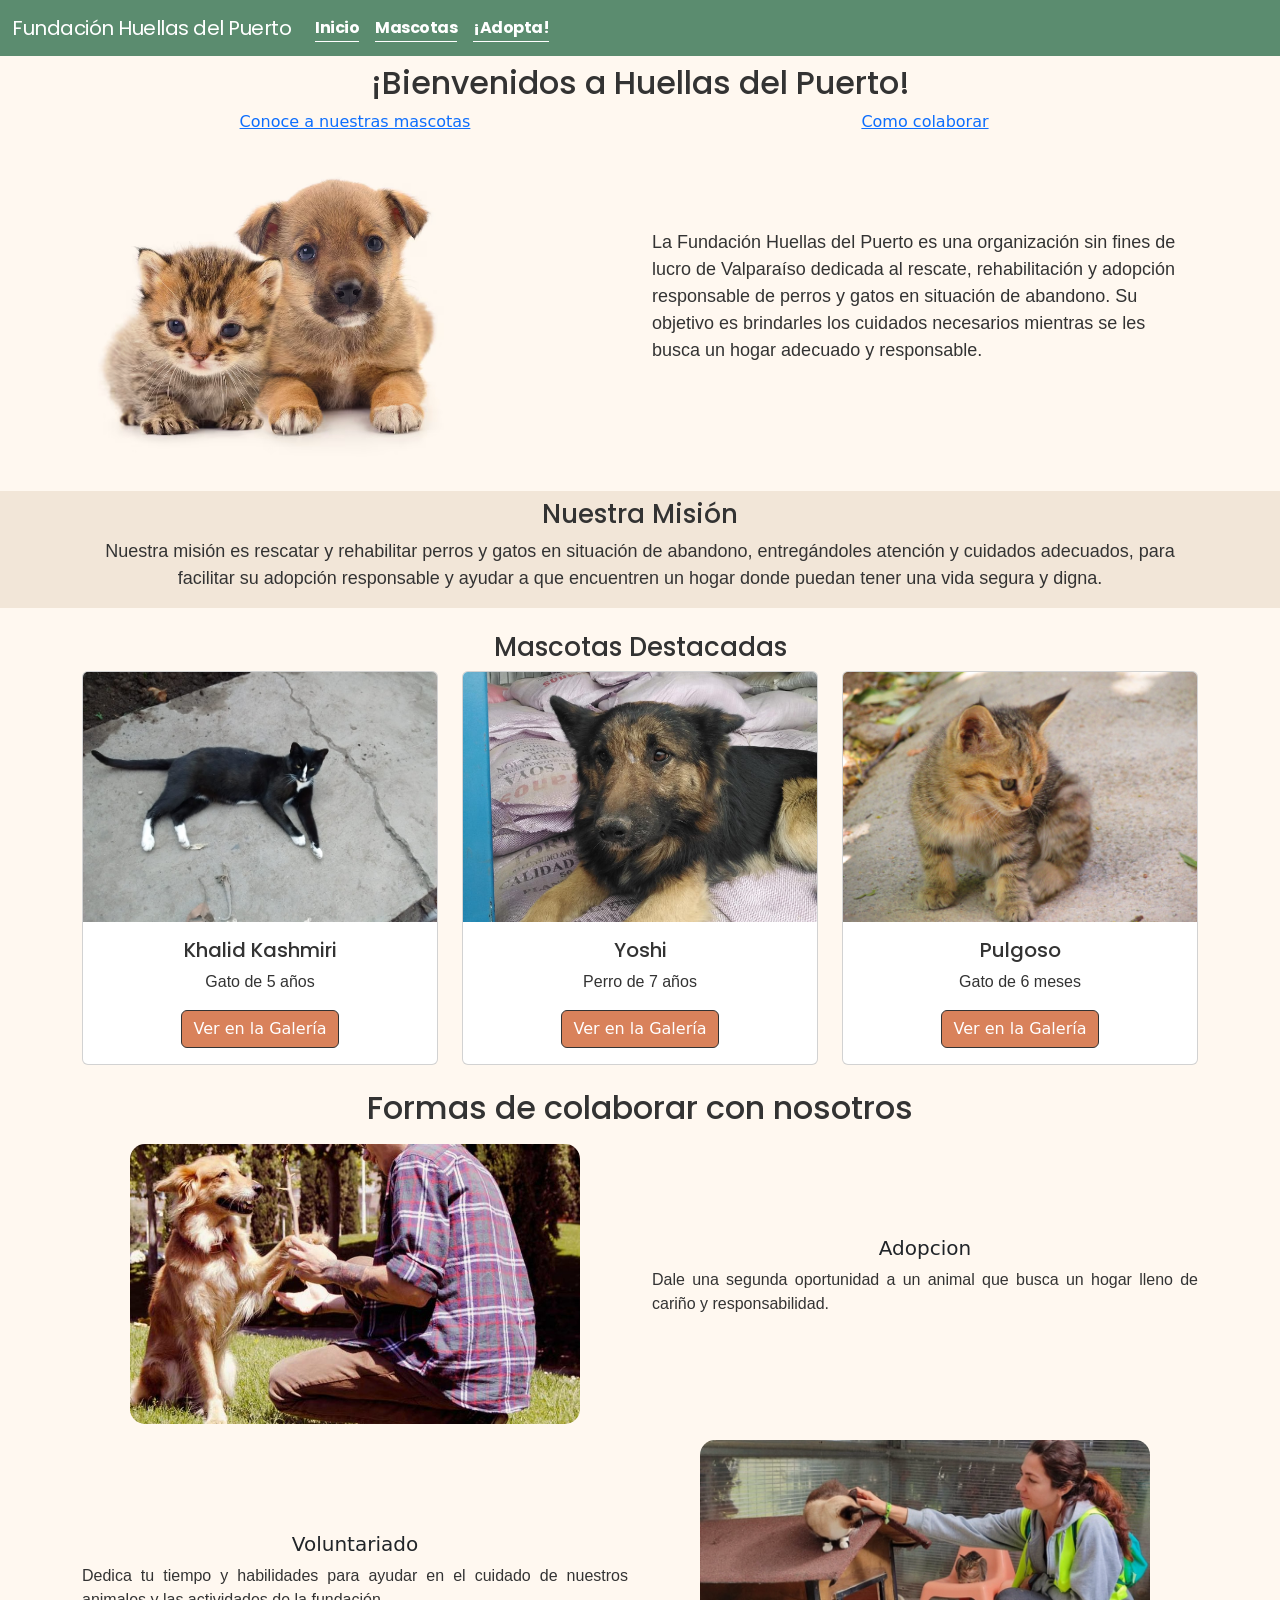
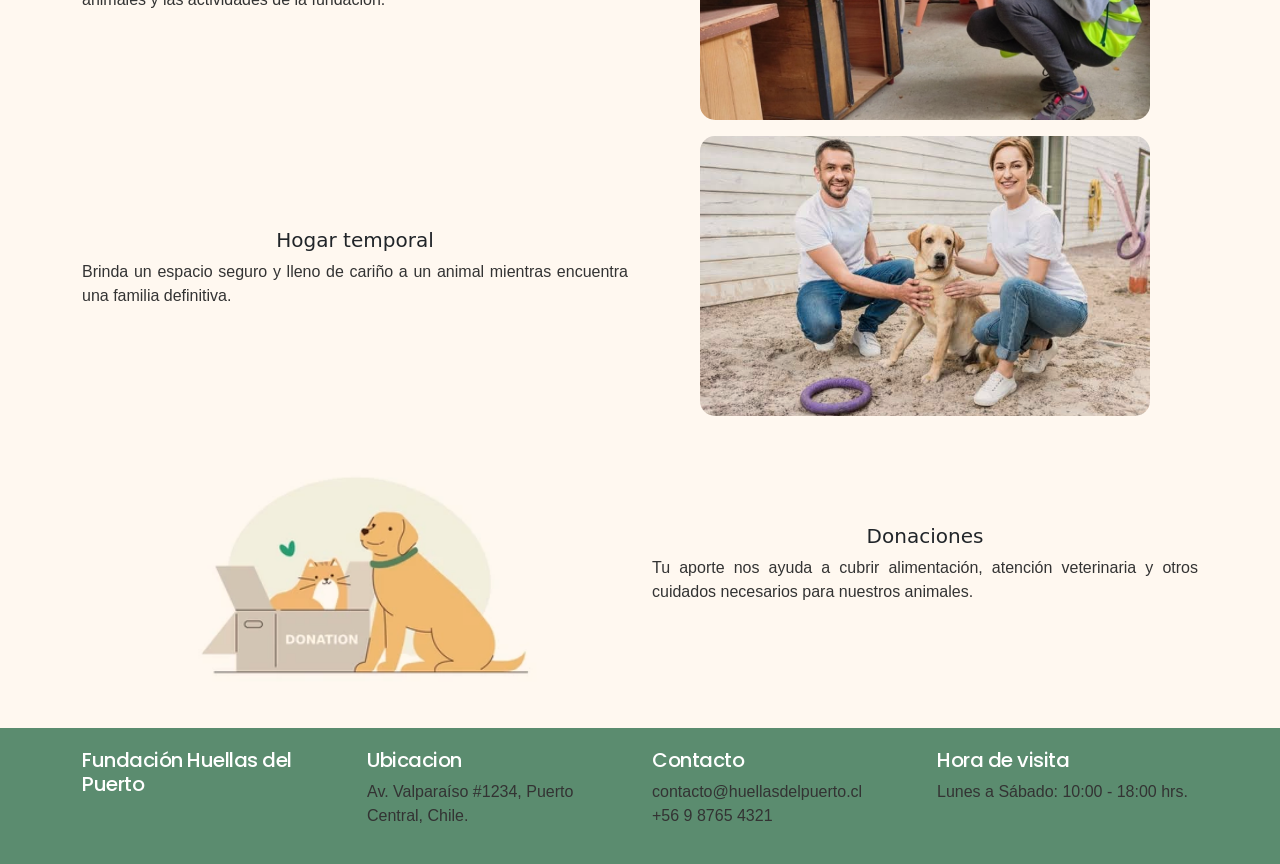
<file: html/index.html>
<!DOCTYPE html>
<html lang="en">
<head>
    <meta charset="UTF-8">
    <meta name="viewport" content="width=device-width, initial-scale=1.0">
    <link href="https://cdn.jsdelivr.net/npm/bootstrap@5.3.8/dist/css/bootstrap.min.css" rel="stylesheet" integrity="sha384-sRIl4kxILFvY47J16cr9ZwB07vP4J8+LH7qKQnuqkuIAvNWLzeN8tE5YBujZqJLB" crossorigin="anonymous">
    <link rel="stylesheet" href="../css/estilo_index.css">
    <link rel="preconnect" href="https://fonts.googleapis.com">
    <link rel="preconnect" href="https://fonts.gstatic.com" crossorigin>
    <link href="https://fonts.googleapis.com/css2?family=Poppins:wght@600;700&display=swap" rel="stylesheet">
    <title>Inicio</title>
</head>
<body>
    <!--Encabezado-->   
    <header>
        <!--Navegador-->
        <nav class="navbar navbar-expand-lg">
            <div class="container-fluid">
                <a class="navbar-brand" href="../html/index.html">Fundación Huellas del Puerto</a>
                <button class="navbar-toggler" type="button" data-bs-toggle="collapse" data-bs-target="#navbarNav" aria-controls="navbarNav" aria-expanded="false" aria-label="Toggle navigation">
                <span class="navbar-toggler-icon"></span>
                </button>
                <div class="collapse navbar-collapse" id="navbarNav">
                <ul class="navbar-nav">
                    <li class="nav-item">
                    <a class="nav-link active" aria-current="page" href="../html/index.html">Inicio</a>
                    </li>
                    <li class="nav-item">
                    <a class="nav-link active" href="../html/galeria.html">Mascotas</a>
                    </li>
                    <li class="nav-item">
                    <a class="nav-link active" href="../html/formulario.html">¡Adopta!</a>
                    </li>
                </ul>
                </div>
            </div>
        </nav>
    </header>

    <main>

        <!--Bienvenida-->
        <section class="bienvenida">
            <div class="container text-center my-2">
                <h2>
                    ¡Bienvenidos a Huellas del Puerto!
                </h2>
                <div class="row">
                    <div class="col-12 col-md-6"><!--Agregar en el css text center-->
                        <a class="enlaces" href="../html/galeria.html">Conoce a nuestras mascotas </a>
                    </div>
                    <div class="col-12 col-md-6"><!--Agregar en el css text center-->
                        <a class="enlaces" href="#colaborar">Como colaborar</a> 
                    </div>
                </div>
            </div>
        </section>

    <!--Descripción-->
        <section class="descripcion">
            <div class="container">
                <div class="row align-items-center">
                    <div class="col-12 col-md-6">
                        <img class="perro_y_gato" src="../img/pequeño_perro_y_gato.avif" alt="Imagen de perritos y gatos">
                    </div>
                    <div class="col-12 col-md-6">
                        <p>
                            La Fundación Huellas del Puerto es una organización sin fines de lucro de Valparaíso dedicada al rescate, rehabilitación y adopción responsable de perros y gatos en situación de abandono. Su objetivo es brindarles los cuidados necesarios mientras se les busca un hogar adecuado y responsable.
                        </p>
                    </div>
                </div>
            </div>
        </section>

    <!--Misión-->
        <section class="mision">
            <div class="container text-center my-4">
                <div class="row">
                    <div class="col-12">
                        <h3>
                            Nuestra Misión
                        </h3>
                        <p>
                            Nuestra misión es rescatar y rehabilitar perros y gatos en situación de abandono, entregándoles atención y cuidados adecuados, para facilitar su adopción responsable y ayudar a que encuentren un hogar donde puedan tener una vida segura y digna.
                        </p>
                    </div>
                </div>
            </div>
        </section>

    <!--Mascotas destacadas (sin terminar)-->
        <section class="destacadas">
            <div class="container text-center my-4">
                <h3>
                    Mascotas Destacadas
                </h3>
                <div class="row">
                    <!--Mascota 1(sin_terminar) -->
                    <div class="col-12 col-md-4">
                        <div class="card ">
                            <a href="">
                                <img src="../img/Khalid Kashmiri.jfif" class="card-img-top" alt="Imagen del gato llamado Khalid Kashmiri">
                            </a>
                            <div class="card-body">
                                <h5 class="card-title ">Khalid Kashmiri</h5>
                                <p class="card-text">Gato de 5 años</p>
                                <a href="../html/galeria.html#Khalid Kashmiri" class="btn btn-primary ">Ver en la Galería</a>
                            </div>
                        </div>
                    </div>

                    <!-- Mascota 2 (sin_terminar)-->
                    <div class="col-12 col-md-4">
                        <div class="card ">
                            <a href="">
                                <img src="../img/Yoshi.jfif" class="card-img-top" alt="Imagen del perro llamado Yoshi">
                            </a>
                            <div class="card-body">
                                <h5 class="card-title">Yoshi</h5>
                                <p class="card-text">Perro de 7 años</p>
                                <a href="../html/galeria.html#Yoshi" class="btn btn-primary">Ver en la Galería</a>
                            </div>
                        </div>
                    </div>

                    <!-- Mascota 3 (sin_terminar) -->
                    <div class="col-12 col-md-4">
                        <div class="card">
                            <a href="">
                                <img src="../img/Pulgoso.avif" class="card-img-top" alt="Imagen del gato llamado Pulgoso">
                            </a>
                            <div class="card-body">
                                <h5 class="card-title">Pulgoso</h5>
                                <p class="card-text">Gato de 6 meses</p>
                                <a href="../html/galeria.html#Pulgoso" class="btn btn-primary ">Ver en la Galería</a>
                            </div>
                        </div>
                    </div>

                </div>
            </div>
        </section>

    <!--Formas de colaborar-->
        <section class="colaborar" id="colaborar">
            <div class="container text-center">
                <h2>Formas de colaborar con nosotros</h2>
                <!--Adoptar-->
                <div class="row align-items-center my-3">
                    <div class="col-12 col-md-6">
                        <img src="../img/adoptando_mascota.jpg" alt="imagen de persona adoptando una mascota">
                    </div>
                    <div class="col-12 col-md-6">
                        <h5>Adopcion</h5>
                        <p>
                            Dale una segunda oportunidad a un animal que busca un hogar lleno de cariño y responsabilidad.
                        </p>
                    </div>
                </div>

                <!--Voluntariado-->
                <div class="row align-items-center">
                    <div class="col-12 col-md-6 my-3">
                        <h5>Voluntariado</h5>
                        <p>
                            Dedica tu tiempo y habilidades para ayudar en el cuidado de nuestros animales y las actividades de la fundación.
                        </p>
                    </div>
                    <div class="col-12 col-md-6">
                        <img src="../img/voluntariado.jpg" alt="imagen de persona haciendo voluntariado de mascotas">
                    </div>
                </div>

                <!--hogar temporal-->
                <div class="row align-items-center my-3">
                    <div class="col-12 col-md-6">
                        <h5>Hogar temporal</h5>
                        <p>
                            Brinda un espacio seguro y lleno de cariño a un animal mientras encuentra una familia definitiva.
                        </p>
                    </div>
                    <div class="col-12 col-md-6">
                        <img src="../img/Hogar_temporal.jfif" alt="imagen de persona llevando una mascota a su hogar">
                    </div>
                </div>

                <!--Donaciones-->
                <div class="row align-items-center my-3">
                    <div class="col-12 col-md-6">
                        <img src="../img/Donaciones.png" alt="imagen de persona donando a la fundacion">
                    </div>
                    <div class="col-12 col-md-6">
                        <h5>Donaciones</h5>
                        <p>
                            Tu aporte nos ayuda a cubrir alimentación, atención veterinaria y otros cuidados necesarios para nuestros animales.
                        </p>
                    </div>
                </div>
            </div>
        </section>

    </main>

<!--pie de pagina-->
    <footer>
        <div class="container">
            <div class="row align-items-start">
                <div class="col-12 col-md-3">
                    <h5>Fundación Huellas del Puerto</h5>
                </div>
                <div class="col-12 col-md-3">
                    <h5>Ubicacion</h5>
                    <p >
                        Av. Valparaíso #1234, Puerto Central, Chile.
                    </p>
                </div>
                <div class="col-12 col-md-3">
                    <h5>Contacto</h5>
                    <p>
                        contacto@huellasdelpuerto.cl
                        <br>
                        +56 9 8765 4321
                    </p>
                </div>
                <div class="col-12 col-md-3">
                    <h5>Hora de visita</h5>
                    <p>
                        Lunes a Sábado: 10:00 - 18:00 hrs.
                    </p>
                </div>
            </div>
        </div>
    </footer>



    <script src="https://cdn.jsdelivr.net/npm/bootstrap@5.3.3/dist/js/bootstrap.bundle.min.js"></script>
</body>
</html>
</file>
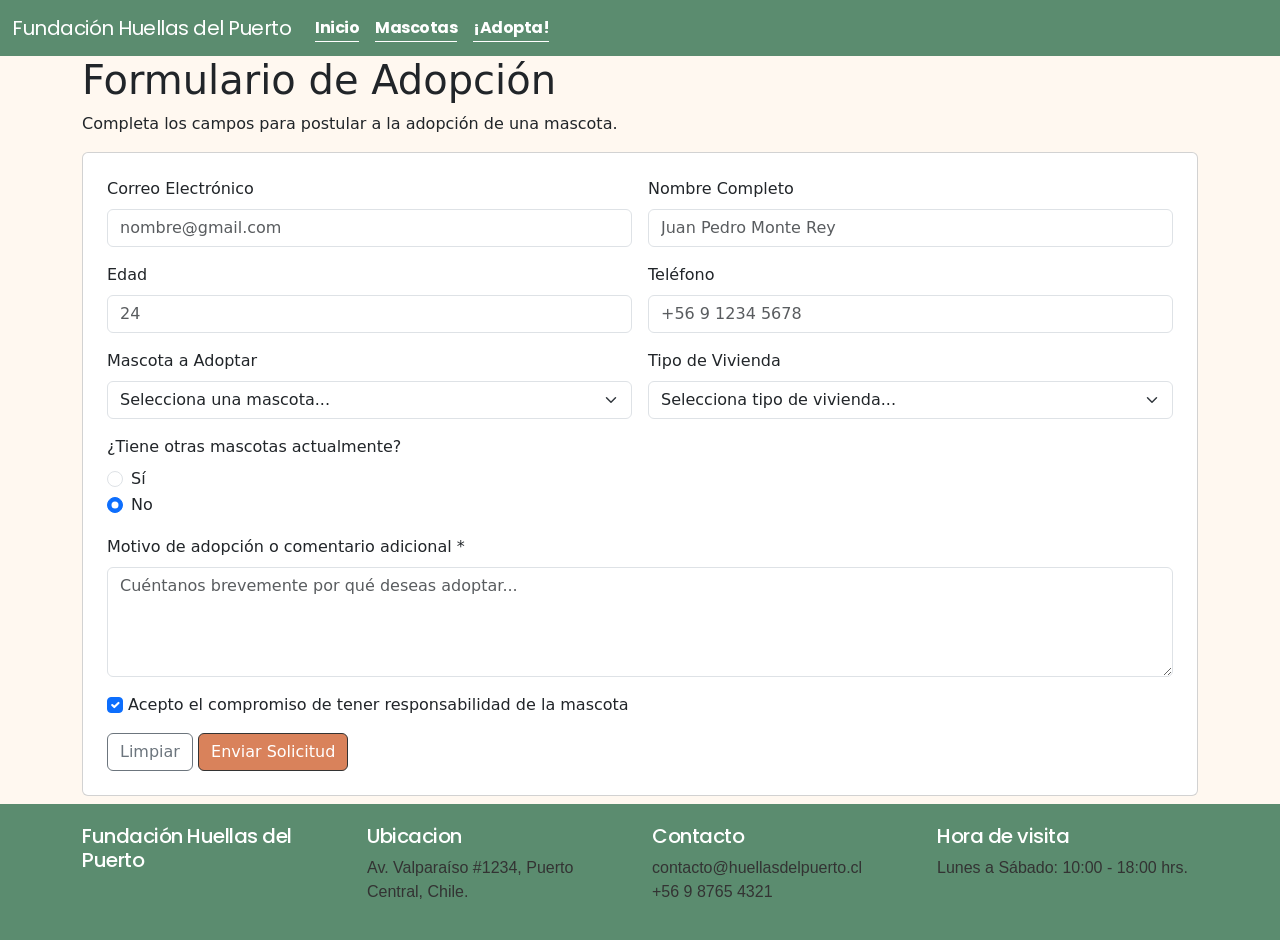
<file: html/formulario.html>
<!DOCTYPE html>
<html lang="en">
<head>
    <meta charset="UTF-8">
    <meta name="viewport" content="width=device-width, initial-scale=1.0">
    <link href="https://cdn.jsdelivr.net/npm/bootstrap@5.3.8/dist/css/bootstrap.min.css" rel="stylesheet" integrity="sha384-sRIl4kxILFvY47J16cr9ZwB07vP4J8+LH7qKQnuqkuIAvNWLzeN8tE5YBujZqJLB" crossorigin="anonymous">
    <link rel="stylesheet" href="../css/estilo_formulario.css">
    <link rel="preconnect" href="https://fonts.googleapis.com">
    <link rel="preconnect" href="https://fonts.gstatic.com" crossorigin>
    <link href="https://fonts.googleapis.com/css2?family=Poppins:wght@600;700&display=swap" rel="stylesheet">
    <title>Formulario</title>
</head>
<body>
    <!--Encabezado-->   
    <header>
        <!--Navegador-->
        <nav class="navbar navbar-expand-lg">
            <div class="container-fluid">
                <a class="navbar-brand" href="../html/index.html">Fundación Huellas del Puerto</a>
                <button class="navbar-toggler" type="button" data-bs-toggle="collapse" data-bs-target="#navbarNav" aria-controls="navbarNav" aria-expanded="false" aria-label="Toggle navigation">
                <span class="navbar-toggler-icon"></span>
                </button>
                <div class="collapse navbar-collapse" id="navbarNav">
                <ul class="navbar-nav">
                    <li class="nav-item">
                    <a class="nav-link active" aria-current="page" href="../html/index.html">Inicio</a>
                    </li>
                    <li class="nav-item">
                    <a class="nav-link active" href="../html/galeria.html">Mascotas</a>
                    </li>
                    <li class="nav-item">
                    <a class="nav-link active" href="../html/formulario.html">¡Adopta!</a>
                    </li>
                </ul>
                </div>
            </div>
        </nav>
    </header>


    <main>
        <div class="container">
            <div class="mb-3">
                <h1>Formulario de Adopción</h1>
                <p >Completa los campos para postular a la adopción de una mascota.</p>
            </div>
            <form action="#" method="POST" class="card p-4 ">
                <div class="row g-3">
                    
                    <!-- Correo electrónico -->
                    <div class="col-12 col-md-6">
                        <label for="correo" class="form-label ">Correo Electrónico</label>
                        <input type="email" class="form-control" id="correo" name="correo" placeholder="nombre@gmail.com" required>
                    </div>

                    <!-- Nombre completo -->
                    <div class="col-12 col-md-6">
                        <label for="nombre" class="form-label ">Nombre Completo</label>
                        <input type="text" class="form-control" id="nombre" name="nombre" placeholder="Juan Pedro Monte Rey" required>
                    </div>

                    <!-- Edad -->
                    <div class="col-12 col-md-6">
                        <label for="edad" class="form-label">Edad</label>
                        <input type="number" class="form-control" id="edad" name="edad" placeholder="24" min="18" required>
                    </div>

                    <!-- Teléfono -->
                    <div class="col-12 col-md-6">
                        <label for="telefono" class="form-label">Teléfono</label>
                        <input type="tel" class="form-control" id="telefono" name="telefono" placeholder="+56 9 1234 5678" required>
                    </div>

                    <!-- Selección de Mascota -->
                    <div class="col-12 col-md-6">
                        <label for="mascota" class="form-label">Mascota a Adoptar</label>
                        <select class="form-select" id="mascota" name="mascota" required>
                            <option value="" selected disabled>Selecciona una mascota...</option>
                            <option value="khalid">Khalid Kashmiri</option>
                            <option value="yoshi">Yoshi</option>
                            <option value="tom">Tom</option>
                        </select>
                    </div>

                    <!-- Tipo de vivienda -->
                    <div class="col-12 col-md-6">
                        <label for="vivienda" class="form-label">Tipo de Vivienda</label>
                        <select class="form-select" id="vivienda" name="vivienda" required>
                            <option value="" selected disabled>Selecciona tipo de vivienda...</option>
                            <option value="casa">Casa</option>
                            <option value="departamento">Departamento</option>
                            <option value="otro">Otro</option>
                        </select>
                    </div>

                    <!-- ¿Tiene mascotas? -->
                    <div class="col-12">
                        <label class="form-label">¿Tiene otras mascotas actualmente?</label>
                        <div class="form-check ">
                            <input class="form-check-input" type="radio" name="tieneMascotas" id="mascotaSi" value="si" required>
                            <label class="form-check-label" for="mascotaSi">Sí</label>
                        </div>
                        <div class="form-check">
                            <input class="form-check-input" type="radio" name="tieneMascotas" id="mascotaNo" value="no" checked required>
                            <label class="form-check-label" for="mascotaNo">No</label>
                        </div>
                    </div>

                    <!-- Motivo -->
                    <div class="col-12">
                        <label for="motivo" class="form-label ">Motivo de adopción o comentario adicional *</label>
                        <textarea class="form-control" id="motivo" name="motivo" rows="4" placeholder="Cuéntanos brevemente por qué deseas adoptar..." required></textarea>
                    </div>

                    <!--Aceptacion-->
                    <div class="col-12">
                        <input class="form-check-input" type="checkbox" name="acepto" id="acepto"  checked required>
                        <label class="form-check-label" for="acepto">Acepto el compromiso de tener responsabilidad de la mascota</label>
                    </div>


                    <!-- Botones -->
                    <div class="col-12">
                        <button type="reset" class="btn btn-outline-secondary ">Limpiar</button>
                        <button type="submit" class="btn btn-primary ">Enviar Solicitud</button>
                    </div>

                </div>
            </form>
        </div>
    </main>



    <!--pie de pagina-->
    <footer>
        <div class="container">
            <div class="row align-items-start">
                <div class="col-12 col-md-3">
                    <h5>Fundación Huellas del Puerto</h5>
                </div>
                <div class="col-12 col-md-3">
                    <h5>Ubicacion</h5>
                    <p >
                        Av. Valparaíso #1234, Puerto Central, Chile.
                    </p>
                </div>
                <div class="col-12 col-md-3">
                    <h5>Contacto</h5>
                    <p>
                        contacto@huellasdelpuerto.cl
                        <br>
                        +56 9 8765 4321
                    </p>
                </div>
                <div class="col-12 col-md-3">
                    <h5>Hora de visita</h5>
                    <p>
                        Lunes a Sábado: 10:00 - 18:00 hrs.
                    </p>
                </div>
            </div>
        </div>
    </footer>


    <script src="https://cdn.jsdelivr.net/npm/bootstrap@5.3.3/dist/js/bootstrap.bundle.min.js"></script>
</body>
</html>
</file>
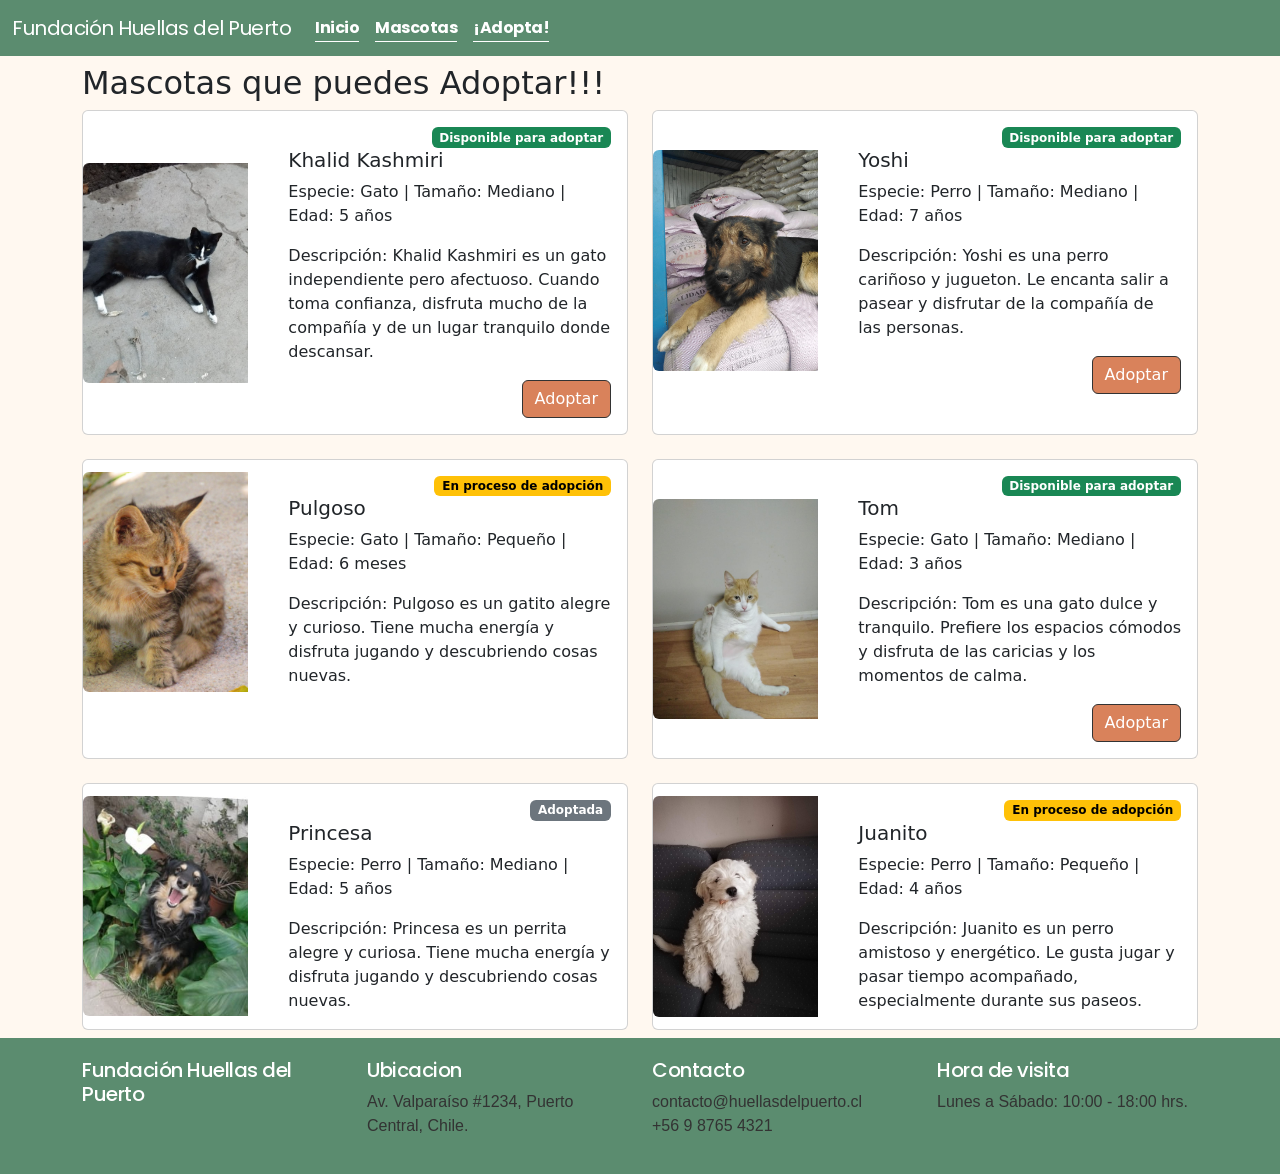
<file: html/galeria.html>
<!DOCTYPE html>
<html lang="en">
<head>
    <meta charset="UTF-8">
    <meta name="viewport" content="width=device-width, initial-scale=1.0">
    <link href="https://cdn.jsdelivr.net/npm/bootstrap@5.3.8/dist/css/bootstrap.min.css" rel="stylesheet" integrity="sha384-sRIl4kxILFvY47J16cr9ZwB07vP4J8+LH7qKQnuqkuIAvNWLzeN8tE5YBujZqJLB" crossorigin="anonymous">
    <link rel="stylesheet" href="../css/estilo_galeria.css">
    <link rel="preconnect" href="https://fonts.googleapis.com">
    <link rel="preconnect" href="https://fonts.gstatic.com" crossorigin>
    <link href="https://fonts.googleapis.com/css2?family=Poppins:wght@600;700&display=swap" rel="stylesheet">
    <title>Galeria</title>
</head>
<body>
    <!--Encabezado-->
    <header>
        <!--Navegador-->
        <nav class="navbar navbar-expand-lg">
            <div class="container-fluid">
                <a class="navbar-brand" href="../html/index.html">Fundación Huellas del Puerto</a>
                <button class="navbar-toggler" type="button" data-bs-toggle="collapse" data-bs-target="#navbarNav" aria-controls="navbarNav" aria-expanded="false" aria-label="Toggle navigation">
                <span class="navbar-toggler-icon"></span>
                </button>
                <div class="collapse navbar-collapse" id="navbarNav">
                <ul class="navbar-nav">
                    <li class="nav-item">
                    <a class="nav-link active" aria-current="page" href="../html/index.html">Inicio</a>
                    </li>
                    <li class="nav-item">
                    <a class="nav-link active" href="../html/galeria.html">Mascotas</a>
                    </li>
                    <li class="nav-item">
                    <a class="nav-link active" href="../html/formulario.html">¡Adopta!</a>
                    </li>
                </ul>
                </div>
            </div>
        </nav>
    </header>


    <main >
    <!--Galeria de fotos-->
    <div class="container">
        <h2 >Mascotas que puedes Adoptar!!!</h2>
        
        <div class="row g-4">
            
            <!-- Khalid Kashmiri -->
            <div class="col-12 col-md-6">
                <div class="card h-100" id="Khalid-Kashmiri">
                    <div class="row align-items-center">
                        <div class="col-4">
                            <img src="../img/Khalid Kashmiri.jfif" class="img-fluid rounded-start galeria-img" alt="Imagen del gato llamado Khalid Kashmiri">
                        </div>
                        <div class="col-8">
                            <div class="card-body">
                                <span class="badge text-bg-success ">Disponible para adoptar</span>
                                <h5 class="card-title ">Khalid Kashmiri</h5>
                                <p class="card-text">Especie: Gato | Tamaño: Mediano | Edad: 5 años</p>
                                <p class="card-text">Descripción: Khalid Kashmiri es un gato independiente pero afectuoso. Cuando toma confianza, disfruta mucho de la compañía y de un lugar tranquilo donde descansar.</p>
                                <a href="../html/formulario.html" class="btn btn-primary">Adoptar</a>
                            </div>
                        </div>
                    </div>
                </div>
            </div>

            <!-- Yoshi -->
            <div class="col-12 col-md-6">
                <div class="card h-100" id="Yoshi">
                    <div class="row align-items-center">
                        <div class="col-4 ">
                            <img src="../img/Yoshi.jfif" class="img-fluid rounded-start galeria-img" alt="Imagen del perro llamado Yoshi">
                        </div>
                        <div class="col-8">
                            <div class="card-body">
                                <span class="badge text-bg-success">Disponible para adoptar</span>
                                <h5 class="card-title ">Yoshi</h5>
                                <p class="card-text">Especie: Perro | Tamaño: Mediano | Edad: 7 años</p>
                                <p class="card-text">Descripción: Yoshi es una perro cariñoso y jugueton. Le encanta salir a pasear y disfrutar de la compañía de las personas.</p>
                                <a href="../html/formulario.html" class="btn btn-primary">Adoptar</a>
                            </div>
                        </div>
                    </div>
                </div>
            </div>

            <!-- Pulgoso -->
            <div class="col-12 col-md-6">
                <div class="card h-100" id="Pulgoso">
                    <div class="row align-items-center">
                        <div class="col-4 ">
                            <img src="../img/Pulgoso.avif" class="img-fluid rounded-start galeria-img" alt="Imagen del gato llamado Pulgoso">
                        </div>
                        <div class="col-8">
                            <div class="card-body">
                                <span class="badge text-bg-warning">En proceso de adopción</span>
                                <h5 class="card-title ">Pulgoso</h5>
                                <p class="card-text">Especie: Gato | Tamaño: Pequeño | Edad: 6 meses</p>
                                <p class="card-text">Descripción: Pulgoso es un gatito alegre y curioso. Tiene mucha energía y disfruta jugando y descubriendo cosas nuevas.</p>
                            </div>
                        </div>
                    </div>
                </div>
            </div>

            <!-- Tom -->
            <div class="col-12 col-md-6">
                <div class="card h-100" id="Tom">
                    <div class="row align-items-center">
                        <div class="col-4 ">
                            <img src="../img/tom.jfif" class="img-fluid rounded-start galeria-img" alt="Imagen del gato llamado Tom">
                        </div>
                        <div class="col-8">
                            <div class="card-body">
                                <span class="badge text-bg-success">Disponible para adoptar</span>
                                <h5 class="card-title ">Tom</h5>
                                <p class="card-text">Especie: Gato | Tamaño: Mediano | Edad: 3 años</p>
                                <p class="card-text">Descripción: Tom es una gato dulce y tranquilo. Prefiere los espacios cómodos y disfruta de las caricias y los momentos de calma.</p>
                                <a href="../html/formulario.html" class="btn btn-primary">Adoptar</a>
                            </div>
                        </div>
                    </div>
                </div>
            </div>

            <!-- Princesa -->
            <div class="col-12 col-md-6">
                <div class="card h-100" id="Princesa">
                    <div class="row align-items-center">
                        <div class="col-4 ">
                            <img src="../img/Princesa.png" class="img-fluid rounded-start galeria-img" alt="Imagen del perro llamado Princesa">
                        </div>
                        <div class="col-8">
                            <div class="card-body">
                                <span class="badge text-bg-secondary">Adoptada</span>
                                <h5 class="card-title">Princesa</h5>
                                <p class="card-text">Especie: Perro | Tamaño: Mediano | Edad: 5 años</p>
                                <p class="card-text">Descripción: Princesa es un perrita alegre y curiosa. Tiene mucha energía y disfruta jugando y descubriendo cosas nuevas.</p>
                            </div>
                        </div>
                    </div>
                </div>
            </div>

            <!-- Juanito -->
            <div class="col-12 col-md-6">
                <div class="card h-100" id="Juanito">
                    <div class="row align-items-center">
                        <div class="col-4 ">
                            <img src="../img/juanito.jfif" class="img-fluid rounded-start galeria-img" alt="Imagen del perro llamado Juanito">
                        </div>
                        <div class="col-8">
                            <div class="card-body">
                                <span class="badge text-bg-warning">En proceso de adopción</span>
                                <h5 class="card-title ">Juanito</h5>
                                <p class="card-text">Especie: Perro | Tamaño: Pequeño | Edad: 4 años</p>
                                <p class="card-text">Descripción: Juanito es un perro amistoso y energético. Le gusta jugar y pasar tiempo acompañado, especialmente durante sus paseos.</p>
                            </div>
                        </div>
                    </div>
                </div>
            </div>

        </div>
    </div>
</main>

<!--pie de pagina-->
    <footer>
        <div class="container">
            <div class="row align-items-start">
                <div class="col-12 col-md-3">
                    <h5>Fundación Huellas del Puerto</h5>
                </div>
                <div class="col-12 col-md-3">
                    <h5>Ubicacion</h5>
                    <p >
                        Av. Valparaíso #1234, Puerto Central, Chile.
                    </p>
                </div>
                <div class="col-12 col-md-3">
                    <h5>Contacto</h5>
                    <p>
                        contacto@huellasdelpuerto.cl
                        <br>
                        +56 9 8765 4321
                    </p>
                </div>
                <div class="col-12 col-md-3">
                    <h5>Hora de visita</h5>
                    <p>
                        Lunes a Sábado: 10:00 - 18:00 hrs.
                    </p>
                </div>
            </div>
        </div>
    </footer>


    <script src="https://cdn.jsdelivr.net/npm/bootstrap@5.3.3/dist/js/bootstrap.bundle.min.js"></script>
</body>
</html>
</file>
<file: css/estilo_index.css>
html {
    scroll-behavior: smooth;
}

body{
    background-color: #FFF8F0;
}

/*Encabezado*/
header ,.navbar {
    background-color: #5B8C6F;
}

.navbar .navbar-brand, .navbar .nav-link.active{
    color: #ffffff;
    font-family:'Poppins', sans-serif;
    letter-spacing: -0.5px;
}
.navbar .nav-link.active{
    font-weight: bold;
    text-decoration: underline;
    text-underline-offset: 8px;
}

.navbar .nav-link.active:hover {
    color: #d1e7dd;
}

/*Bienvenido*/
.bienvenida h2{
    color: #333333;
    font-family:'Poppins', sans-serif;
}

.bienvenida .enlaces:hover{
    color: #5B8C6F;
}

/*Descripcion*/
.descripcion .perro_y_gato{
    max-width: 380px;
    width: 100%;
    height: auto;
    mix-blend-mode: multiply
}
.descripcion p{
    font-family:'Open sans', sans-serif;
    font-size: 18px;
    color: #333333;
}

/*Mision*/
.mision{
    background-color: #F2E6D8;
}

.mision h3{
    color: #333333;
    font-family:'Poppins', sans-serif; 
    font-size: 26px; 
    margin-top: 8px;
}

.mision p{
    color: #333333;
    font-family:'Open sans', sans-serif;
    font-size: 18px;
}

/*Destacado*/
.destacadas h3{
    color: #333333;
    font-family:'Poppins', sans-serif; 
    font-size: 26px; 
}

.destacadas h5{
    color: #333333;
    font-family:'Poppins', sans-serif; 
    font-size: 20px; 
}

.destacadas p{
    color: #333333;
    font-family:'Open sans', sans-serif; 
    font-size: 16px; 
}

.destacadas .btn{
    background-color: #D9825B;
    border-color: #333333;
}
.destacadas .btn:hover{
    background-color: #5B8C6F;
}

.destacadas .card-img-top {
    height: 250px;           
    object-fit: cover;       
    
}


/*Colaborar*/
.colaborar h2{
    color: #333333;
    font-family:'Poppins', sans-serif;
}

.colaborar p{
    color: #333333;
    font-family:'Open sans', sans-serif; 
    font-size: 16px; 
    text-align: justify;
}

.colaborar img{
    height: 280px;        
    width: 450px;   
    object-fit: cover; 
    mix-blend-mode: multiply;
    border-radius: 15px;
}


/*Pie de pagina*/
footer {
    background-color: #5B8C6F;
    padding: 20px;
}

footer h5{
    color: #ffffff;
    font-family:'Poppins', sans-serif;
    letter-spacing: -0.5px;
}

footer p{
    color: #333333;
    font-family:'Open sans', sans-serif; 
}
</file>
<file: css/estilo_formulario.css>
html {
    scroll-behavior: smooth;
}

body{
    background-color: #FFF8F0;
}


/*Encabezado*/
header ,.navbar {
    background-color: #5B8C6F;
}

.navbar .navbar-brand, .navbar .nav-link.active{
    color: #ffffff;
    font-family:'Poppins', sans-serif;
    letter-spacing: -0.5px;
}
.navbar .nav-link.active{
    font-weight: bold;
    text-decoration: underline;
    text-underline-offset: 8px;
}

.navbar .nav-link.active:hover {
    color: #d1e7dd;
}

main{
    margin-bottom: 8px;
}

/*Botones*/
.btn-primary{
    background-color: #D9825B;
    border-color: #333333;
}

.card-body a:hover{
    background-color: #5B8C6F;
}



/*Pie de pagina*/
footer {
    background-color: #5B8C6F;
    padding: 20px;
}

footer h5{
    color: #ffffff;
    font-family:'Poppins', sans-serif;
    letter-spacing: -0.5px;
}

footer p{
    color: #333333;
    font-family:'Open sans', sans-serif; 
}
</file>
<file: css/estilo_galeria.css>
html {
    scroll-behavior: smooth;
}

body{
    background-color: #FFF8F0;
}

/*Encabezado*/
header ,.navbar {
    background-color: #5B8C6F;
}

.navbar .navbar-brand, .navbar .nav-link.active{
    color: #ffffff;
    font-family:'Poppins', sans-serif;
    letter-spacing: -0.5px;
}
.navbar .nav-link.active{
    font-weight: bold;
    text-decoration: underline;
    text-underline-offset: 8px;
}

.navbar .nav-link.active:hover {
    color: #d1e7dd;
}


main{
    margin-bottom: 8px;
}

/*Galeria de fotos*/
.container h2{
    margin-top: 8px;
}

.card-body a{
    background-color: #D9825B;
    border-color: #333333;
}

.card-body a:hover{
    background-color: #5B8C6F;
}

img{
    min-width: 160px;
    min-height: 220px;
    object-fit: cover;
}

.card-body {
    display: flex;
    flex-direction: column;
}

.card-body .badge {
    align-self: flex-end;
}

.card-body .btn {
    align-self: flex-end;
}







/*Pie de pagina*/
footer {
    background-color: #5B8C6F;
    padding: 20px;
}

footer h5{
    color: #ffffff;
    font-family:'Poppins', sans-serif;
    letter-spacing: -0.5px;
}

footer p{
    color: #333333;
    font-family:'Open sans', sans-serif; 
}
</file>
